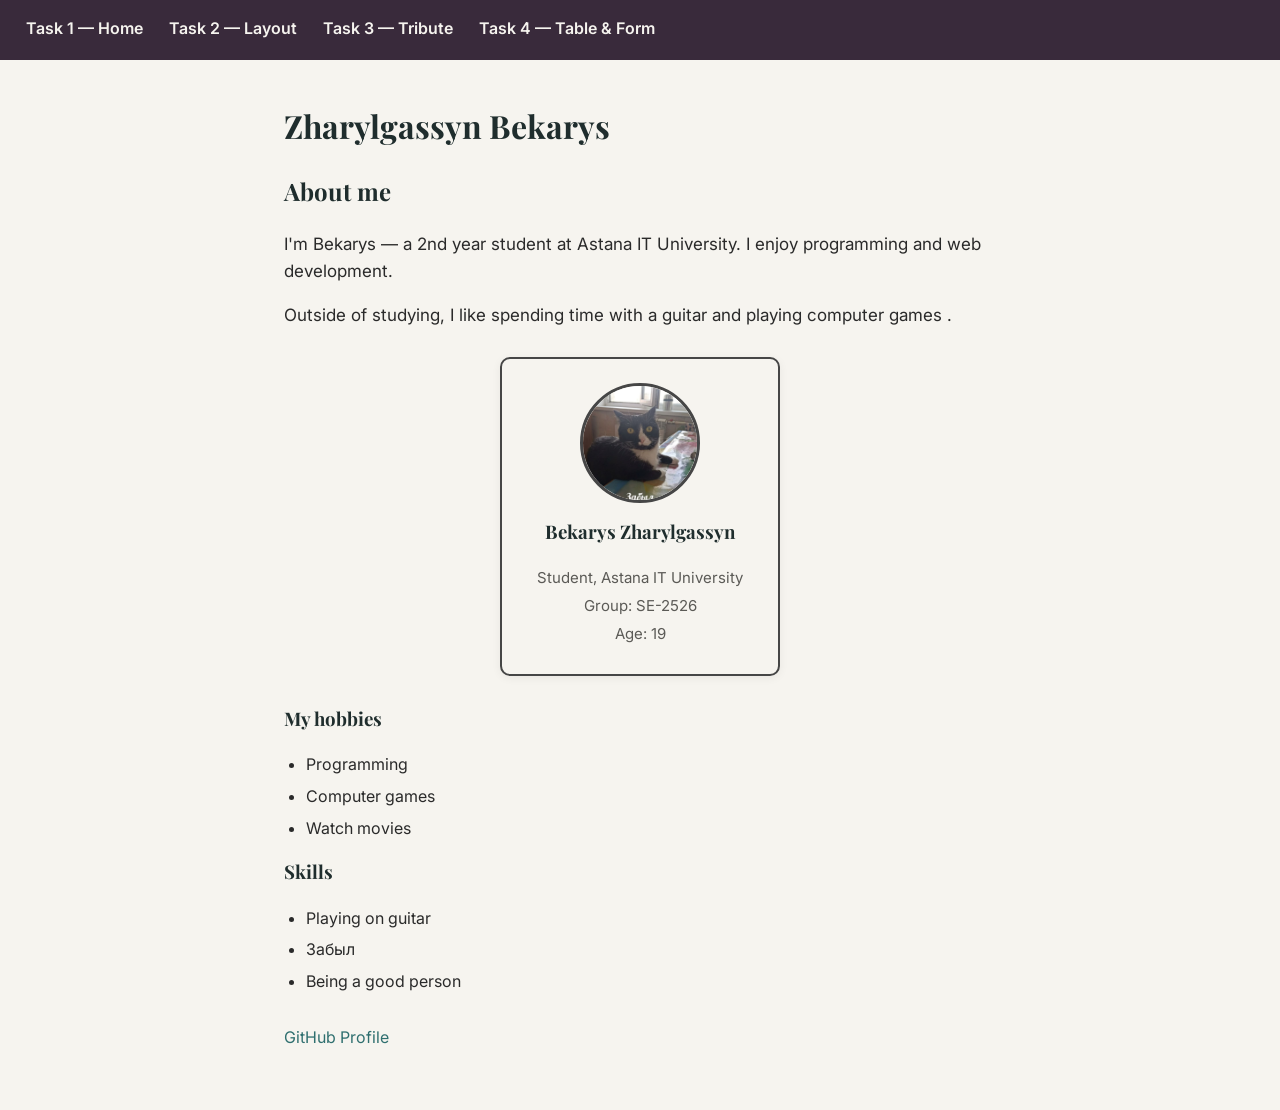
<file: index.html>
<!DOCTYPE html>
<html lang="ru">
<head>
  <meta charset="UTF-8">
  <meta name="viewport" content="width=device-width, initial-scale=1.0">
  <title>Bekarys Zharylgassyn — Personal Page</title>
  <link href="https://fonts.googleapis.com/css2?family=Playfair+Display:wght@600;700&family=Inter:wght@400;500;600&display=swap" rel="stylesheet">
  <link rel="stylesheet" href="styles.css">
</head>
<body>

  <nav class="site-nav">
    <a href="index.html">Task 1 — Home</a>
    <a href="task2.html">Task 2 — Layout</a>
    <a href="task3/index.html">Task 3 — Tribute</a>
    <a href="task4.html">Task 4 — Table &amp; Form</a>
  </nav>

  <main>
    <h1>Zharylgassyn Bekarys</h1>
    <h2>About me</h2>

    <p>I'm Bekarys — a 2nd year student at Astana IT University. I enjoy
      programming and web development.</p>

    <p>Outside of studying, I like spending time with a guitar and playing
      computer games .</p>

    <div class="profile-card" id="profile">
      <img src="5289606581760761810.jpg" alt="Photo of Bekarys Zharylgassyn">
      <h3>Bekarys Zharylgassyn</h3>
      <p id="tagline">Student, Astana IT University</p>
      <p id="tagline">Group: SE-2526</p>
      <p id="tagline">Age: 19</p>
    </div>

    <h3>My hobbies</h3>
    <ul>
      <li>Programming</li>
      <li>Computer games</li>
      <li>Watch movies</li>
    </ul>

    <h3>Skills</h3>
    <ul>
      <li>Playing on guitar</li>
      <li>Забыл</li>
      <li>Being a good person</li>
    </ul>

    <div class="links">
      <a href="https://github.com/" target="_blank">GitHub Profile</a>
    </div>
  </main>

</body>
</html>
</file>
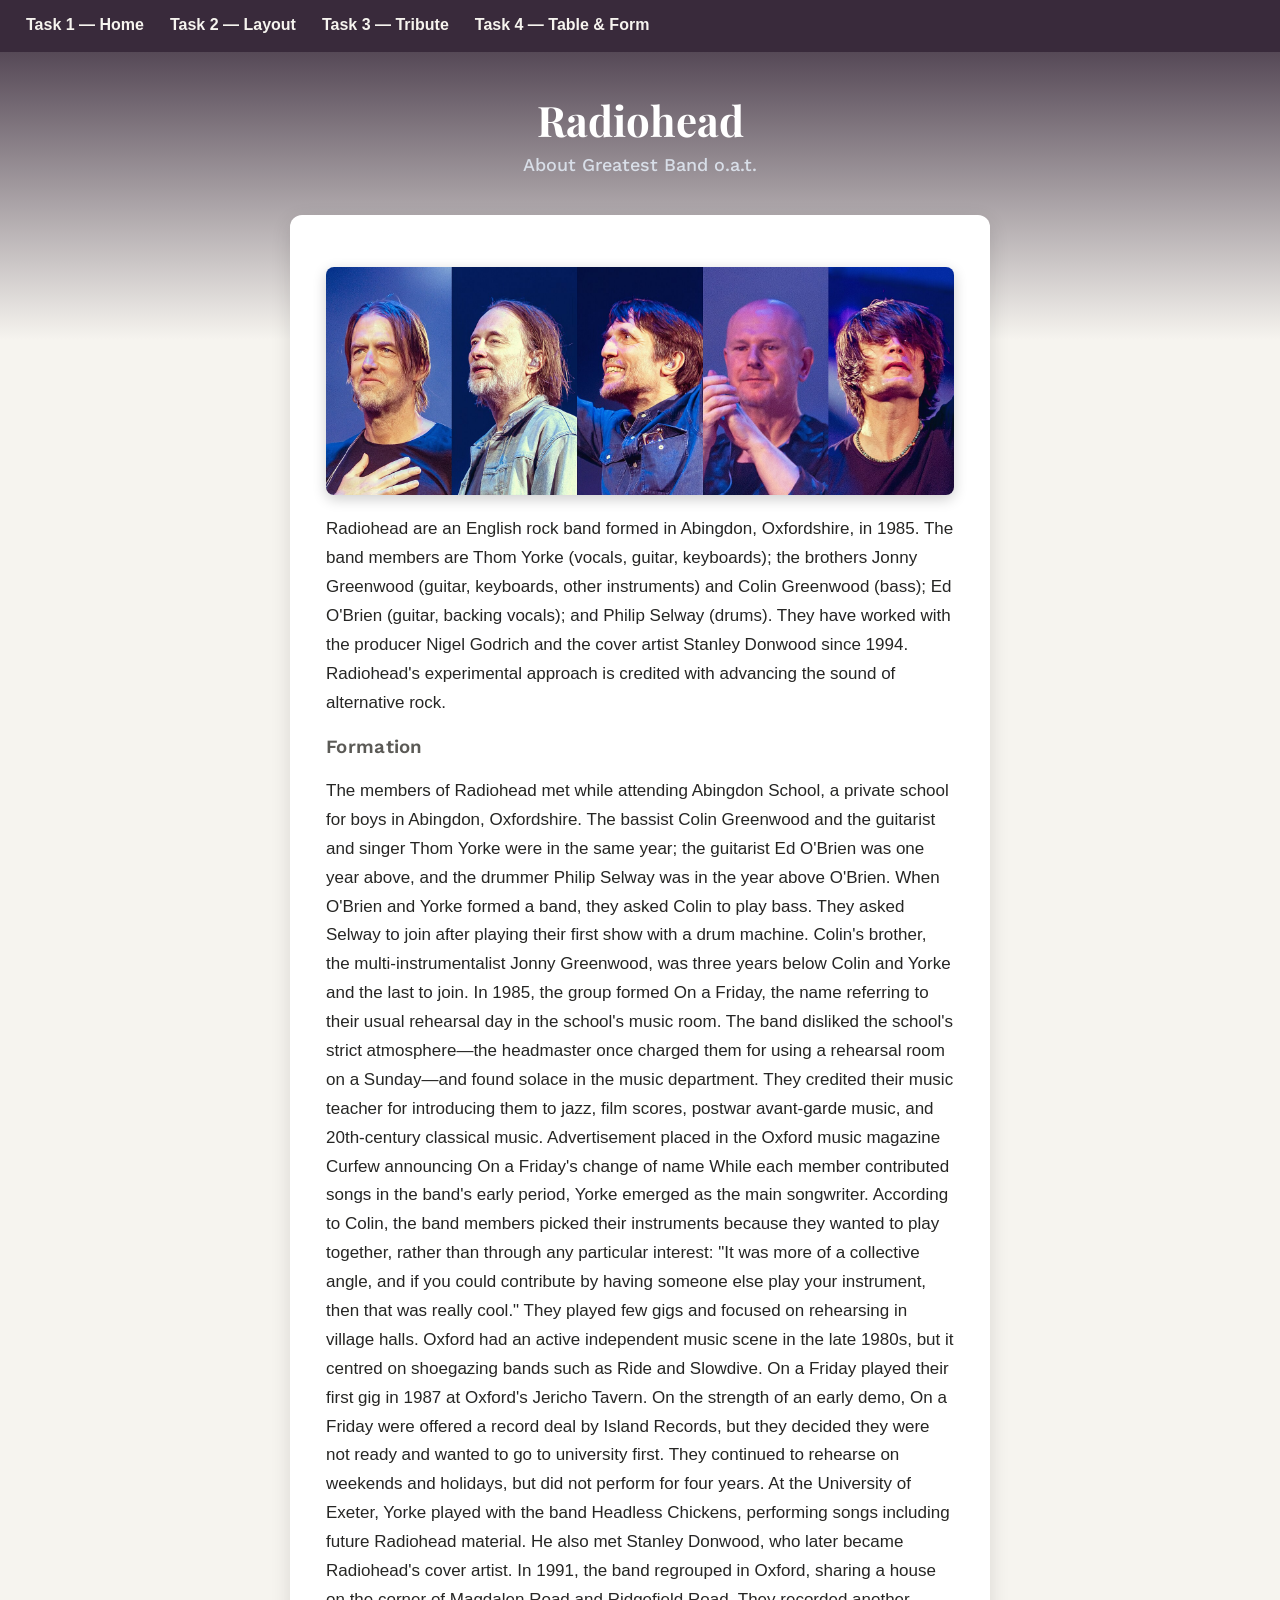
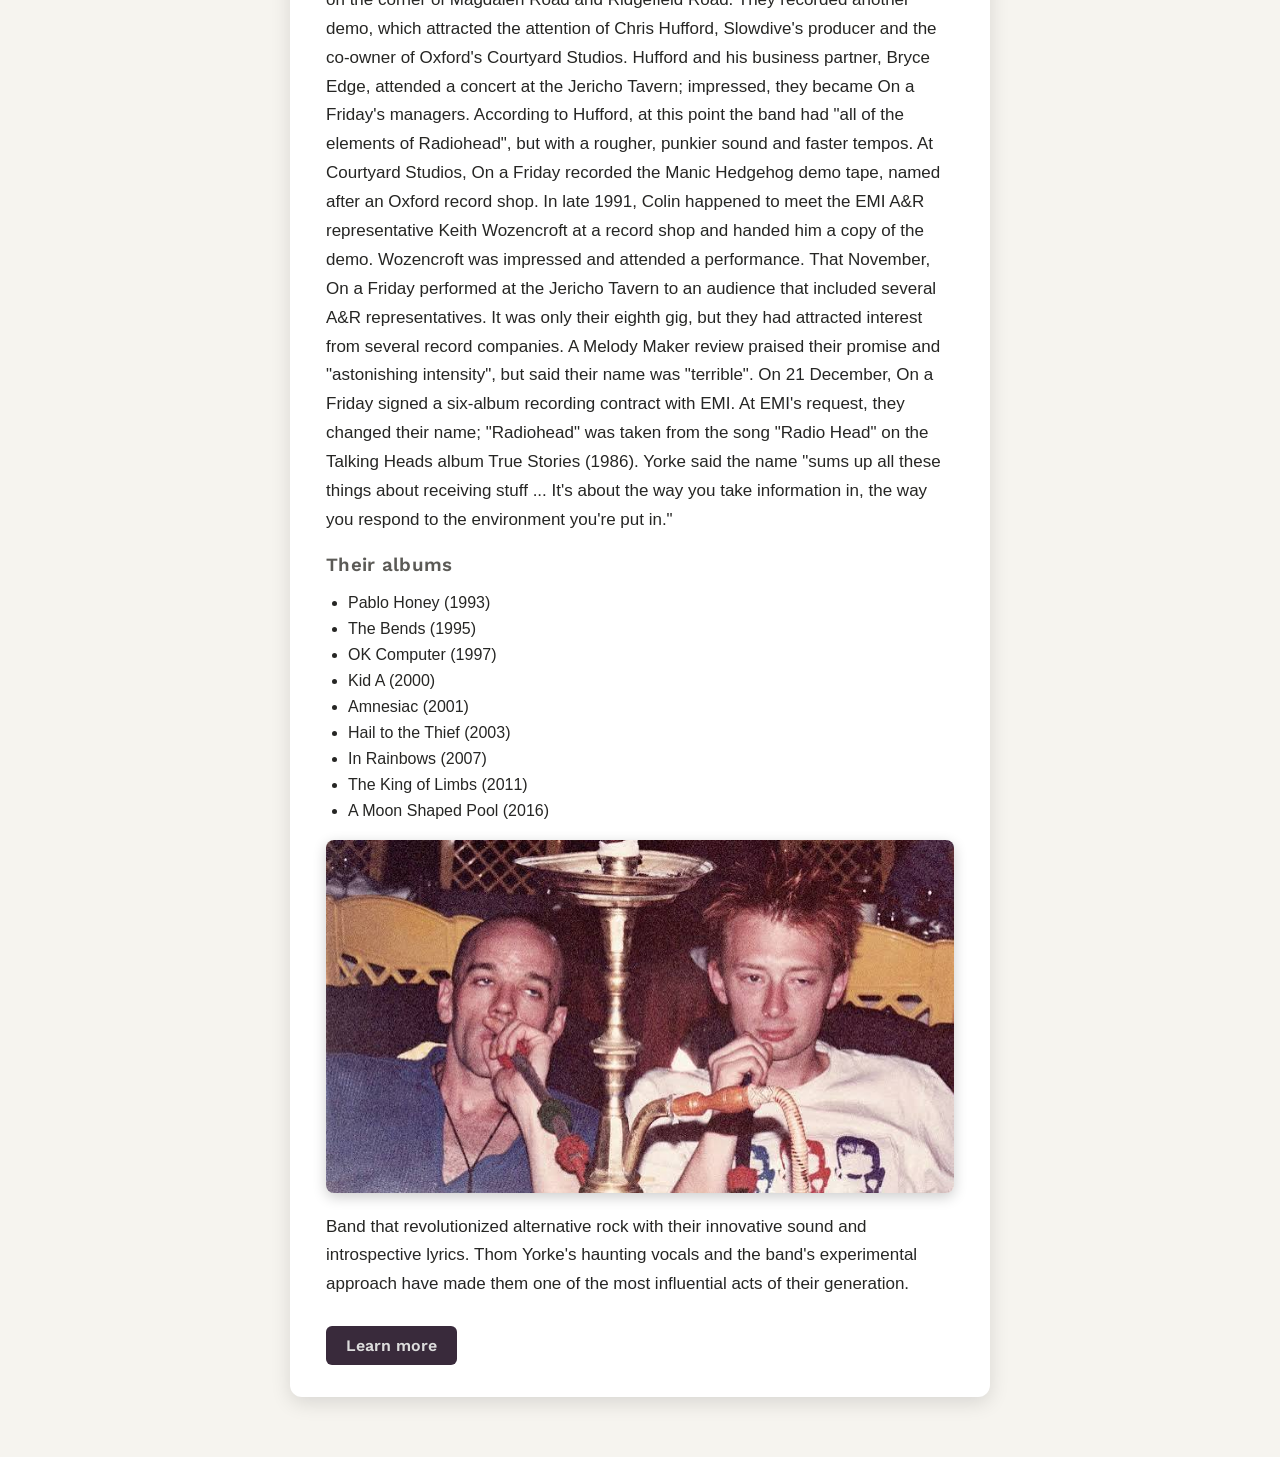
<file: task3/index.html>
<!DOCTYPE html>
<html lang="ru">
<head>
  <meta charset="UTF-8">
  <meta name="viewport" content="width=device-width, initial-scale=1.0">
  <title>Tribute to Ada Lovelace</title>
  <link href="https://fonts.googleapis.com/css2?family=Playfair+Display:wght@600;700&family=Work+Sans:wght@500;600&family=Source+Serif+4&display=swap" rel="stylesheet">
  <link rel="stylesheet" href="styles.css">
</head>
<body>

  <nav class="site-nav">
    <a href="../index.html">Task 1 — Home</a>
    <a href="../task2.html">Task 2 — Layout</a>
    <a href="index.html">Task 3 — Tribute</a>
    <a href="../task4.html">Task 4 — Table &amp; Form</a>
  </nav>

  <header>
    <h1>Radiohead</h1>
    <h2>About Greatest Band o.a.t.</h2>
  </header>

  <div class="content">

    <img src="Radiohead.jpg"
         alt="Whole band on a photo, Thom Yorke, Jonny Greenwood, Colin Greenwood, Ed O'Brien, Philip Selway">

    <p>Radiohead are an English rock band formed in Abingdon, Oxfordshire, in 1985. 
      The band members are Thom Yorke (vocals, guitar, keyboards); 
      the brothers Jonny Greenwood (guitar, keyboards, other instruments) and Colin Greenwood (bass); 
      Ed O'Brien (guitar, backing vocals); and Philip Selway (drums). 
      They have worked with the producer Nigel Godrich and the cover artist Stanley Donwood since 1994. 
      Radiohead's experimental approach is credited with advancing the sound of alternative rock.
    </p>

    <h3>Formation</h3>
    <p>
      The members of Radiohead met while attending Abingdon School, a private school for boys in Abingdon, Oxfordshire. The bassist Colin Greenwood and the guitarist and singer Thom Yorke were in the same year; the guitarist Ed O'Brien was one year above, and the drummer Philip Selway was in the year above O'Brien. When O'Brien and Yorke formed a band, they asked Colin to play bass. They asked Selway to join after playing their first show with a drum machine. Colin's brother, the multi-instrumentalist Jonny Greenwood, was three years below Colin and Yorke and the last to join.
In 1985, the group formed On a Friday, the name referring to their usual rehearsal day in the school's music room. The band disliked the school's strict atmosphere—the headmaster once charged them for using a rehearsal room on a Sunday—and found solace in the music department. They credited their music teacher for introducing them to jazz, film scores, postwar avant-garde music, and 20th-century classical music.
Advertisement placed in the Oxford music magazine Curfew announcing On a Friday's change of name
While each member contributed songs in the band's early period, Yorke emerged as the main songwriter. According to Colin, the band members picked their instruments because they wanted to play together, rather than through any particular interest: "It was more of a collective angle, and if you could contribute by having someone else play your instrument, then that was really cool." They played few gigs and focused on rehearsing in village halls. Oxford had an active independent music scene in the late 1980s, but it centred on shoegazing bands such as Ride and Slowdive. On a Friday played their first gig in 1987 at Oxford's Jericho Tavern.
On the strength of an early demo, On a Friday were offered a record deal by Island Records, but they decided they were not ready and wanted to go to university first. They continued to rehearse on weekends and holidays, but did not perform for four years. At the University of Exeter, Yorke played with the band Headless Chickens, performing songs including future Radiohead material. He also met Stanley Donwood, who later became Radiohead's cover artist.
In 1991, the band regrouped in Oxford, sharing a house on the corner of Magdalen Road and Ridgefield Road. They recorded another demo, which attracted the attention of Chris Hufford, Slowdive's producer and the co-owner of Oxford's Courtyard Studios. Hufford and his business partner, Bryce Edge, attended a concert at the Jericho Tavern; impressed, they became On a Friday's managers. According to Hufford, at this point the band had "all of the elements of Radiohead", but with a rougher, punkier sound and faster tempos. At Courtyard Studios, On a Friday recorded the Manic Hedgehog demo tape, named after an Oxford record shop.
In late 1991, Colin happened to meet the EMI A&R representative Keith Wozencroft at a record shop and handed him a copy of the demo. Wozencroft was impressed and attended a performance. That November, On a Friday performed at the Jericho Tavern to an audience that included several A&R representatives. It was only their eighth gig, but they had attracted interest from several record companies. A Melody Maker review praised their promise and "astonishing intensity", but said their name was "terrible". On 21 December, On a Friday signed a six-album recording contract with EMI. At EMI's request, they changed their name; "Radiohead" was taken from the song "Radio Head" on the Talking Heads album True Stories (1986). Yorke said the name 
"sums up all these things about receiving stuff ... It's about the way you take information in, the way you respond to the environment you're put in."
    </p>

    <h3>Their albums</h3>
    <ul>
      <li>Pablo Honey (1993)</li>
      <li>The Bends (1995)</li>
      <li>OK Computer (1997)</li>
      <li>Kid A (2000)</li>
      <li>Amnesiac (2001)</li>
      <li>Hail to the Thief (2003)</li>
      <li>In Rainbows (2007)</li>
      <li>The King of Limbs (2011)</li>
      <li>A Moon Shaped Pool (2016)</li>
    </ul>

    <img src="yorke.jpg"
         alt="Thom Yorke, 199x">

    <p>Band that revolutionized alternative rock with their innovative sound and introspective lyrics.
      Thom Yorke's haunting vocals and the band's experimental approach have made them one of the most influential acts of their generation.
    </p>

    <a href="https://en.wikipedia.org/wiki/Radiohead" class="btn" target="_blank">Learn more</a>
  </div>

</body>
</html>
</file>
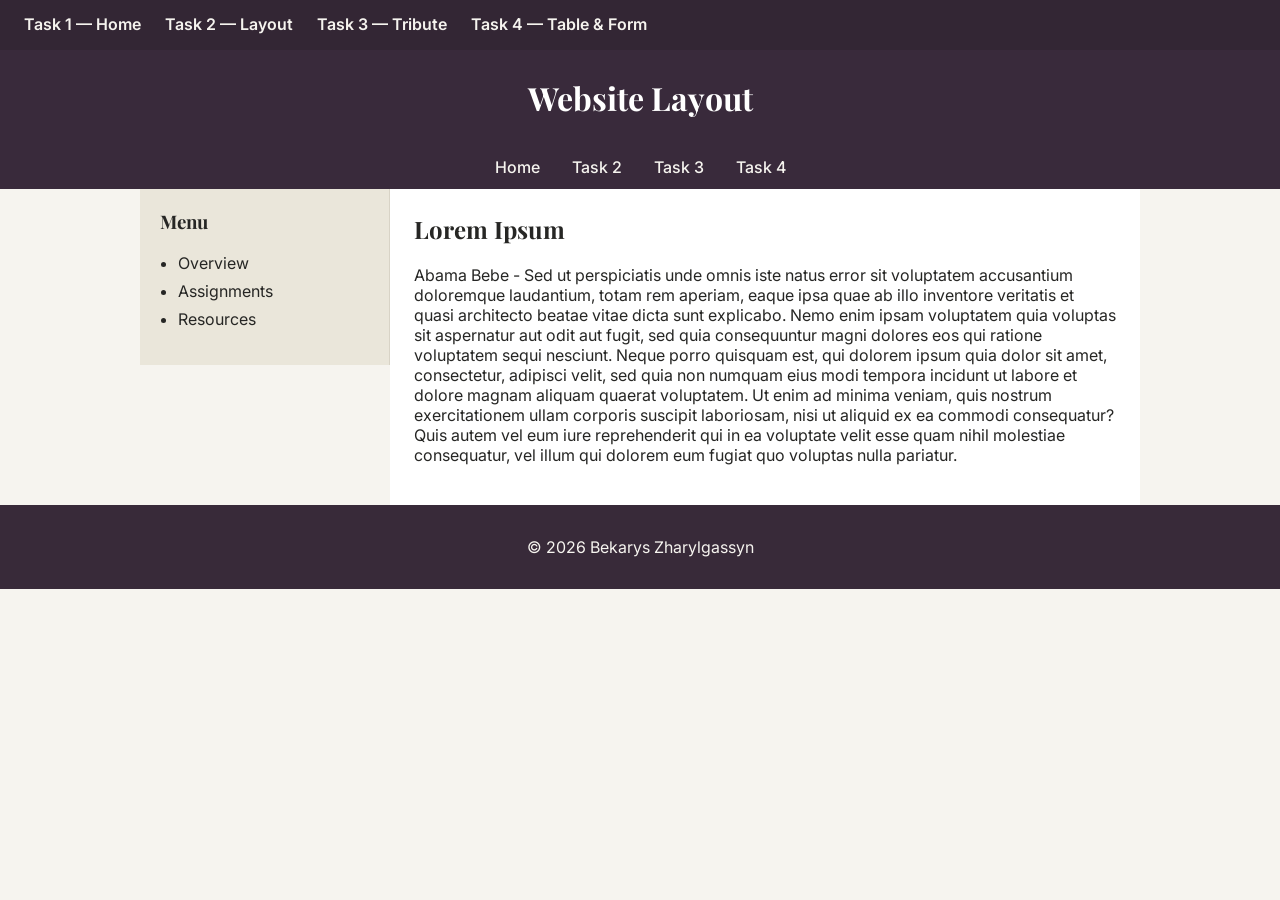
<file: task2.html>
<!DOCTYPE html>
<html lang="ru">
<head>
  <meta charset="UTF-8">
  <meta name="viewport" content="width=device-width, initial-scale=1.0">
  <title>Task 2 — Layout with Float</title>
  <link href="https://fonts.googleapis.com/css2?family=Playfair+Display:wght@600;700&family=Inter:wght@400;500;600&display=swap" rel="stylesheet">
  <link rel="stylesheet" href="task2.css">
</head>
<body>

  <nav class="site-nav">
    <a href="index.html">Task 1 — Home</a>
    <a href="task2.html">Task 2 — Layout</a>
    <a href="task3/index.html">Task 3 — Tribute</a>
    <a href="task4.html">Task 4 — Table &amp; Form</a>
  </nav>

  <div class="header">
    <h1>Website Layout</h1>
  </div>

  <div class="navbar">
    <a href="index.html">Home</a>
    <a href="task2.html">Task 2</a>
    <a href="task2/index.html">Task 3</a>
    <a href="task4.html">Task 4</a>
  </div>

  <div class="wrapper">
    <div class="sidebar">
      <h3>Menu</h3>
      <ul>
        <li>Overview</li>
        <li>Assignments</li>
        <li>Resources</li>
      </ul>
    </div>

    <div class="content">
      <h2>Lorem Ipsum</h2>
      <p>Abama Bebe - Sed ut perspiciatis unde omnis iste natus error sit voluptatem accusantium doloremque laudantium, totam rem aperiam, eaque ipsa quae 
        ab illo inventore veritatis et quasi architecto beatae vitae dicta sunt explicabo. Nemo enim ipsam voluptatem quia 
        voluptas sit aspernatur aut odit aut fugit, sed quia consequuntur magni dolores eos qui ratione voluptatem sequi nesciunt. 
        Neque porro quisquam est, qui dolorem ipsum quia dolor sit amet, consectetur, adipisci velit, sed quia non numquam eius modi 
        tempora incidunt ut labore et dolore magnam aliquam quaerat voluptatem. Ut enim ad minima veniam, quis nostrum 
        exercitationem ullam corporis suscipit laboriosam, nisi ut aliquid ex ea commodi consequatur? Quis autem vel eum 
        iure reprehenderit qui in ea voluptate velit esse quam nihil molestiae consequatur, 
        vel illum qui dolorem eum fugiat quo voluptas nulla pariatur.
      </p>
    </div>
  </div>

  <div class="footer">
    <p>&copy; 2026 Bekarys Zharylgassyn</p>
  </div>

</body>
</html>
</file>
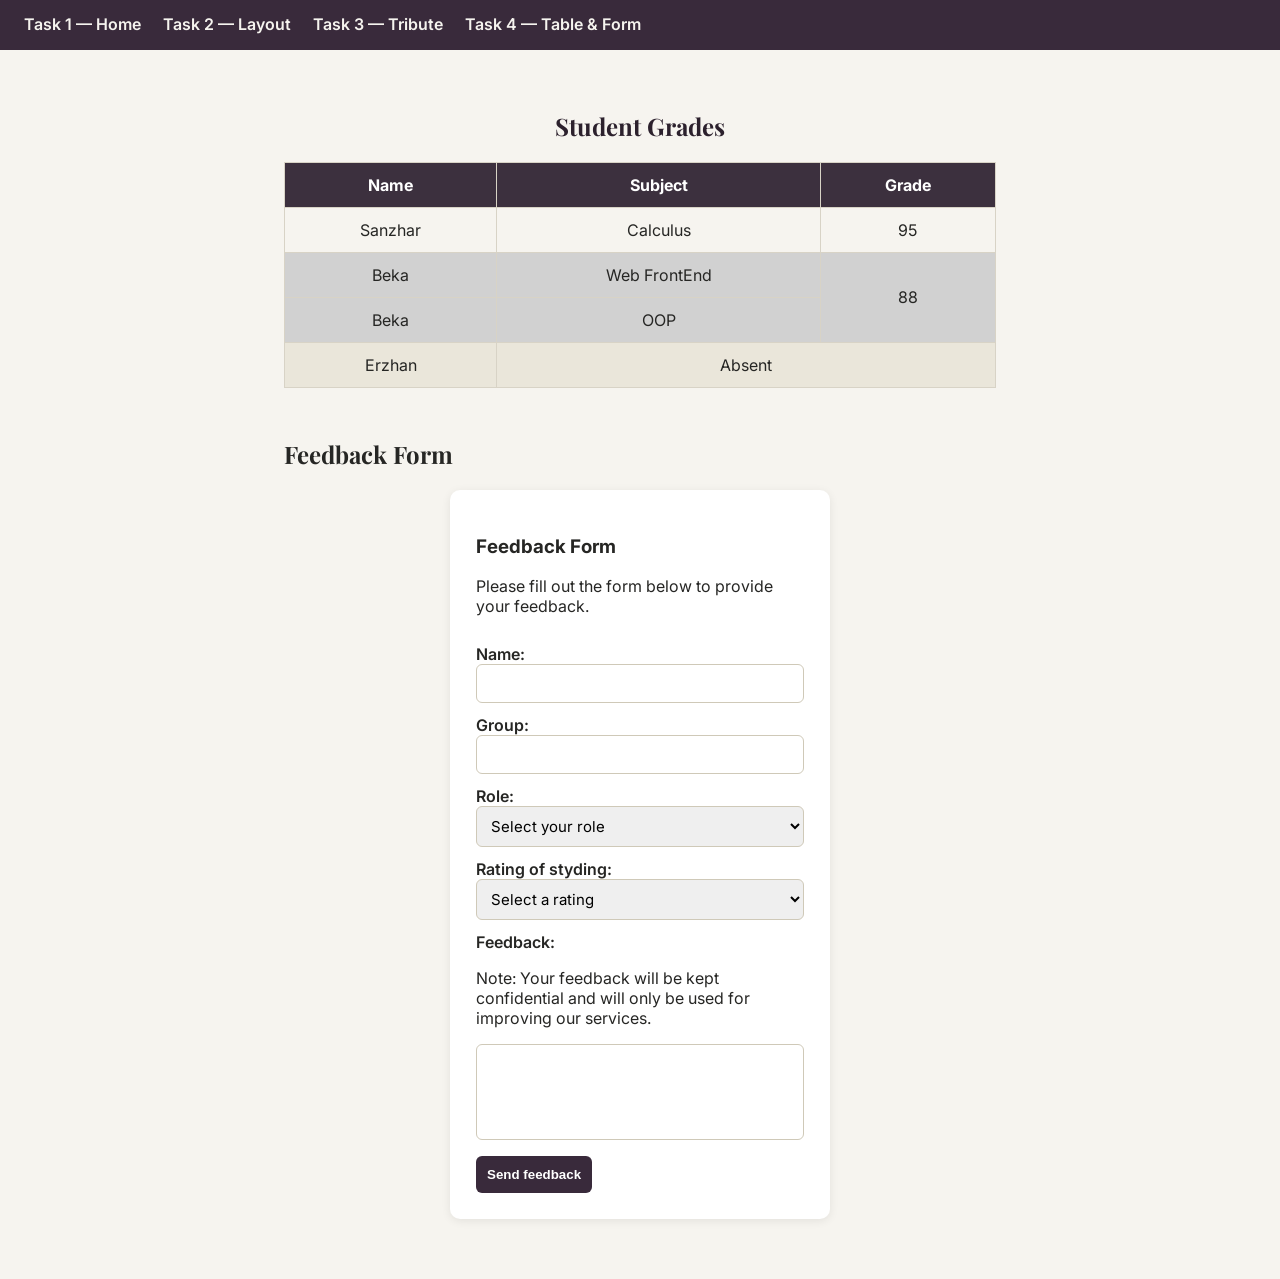
<file: task4.html>
<!DOCTYPE html>
<html lang="ru">
<head>
  <meta charset="UTF-8">
  <meta name="viewport" content="width=device-width, initial-scale=1.0">
  <title>Task 4 — Table &amp; Form</title>
  <link href="https://fonts.googleapis.com/css2?family=Playfair+Display:wght@600;700&family=Inter:wght@400;500;600&display=swap" rel="stylesheet">
  <link rel="stylesheet" href="task4.css">
</head>
<body>

  <nav class="site-nav">
    <a href="index.html">Task 1 — Home</a>
    <a href="task2.html">Task 2 — Layout</a>
    <a href="task3/index.html">Task 3 — Tribute</a>
    <a href="task4.html">Task 4 — Table &amp; Form</a>
  </nav>

  <main>
    <h2 id="grades-title">Student Grades</h2>

    <table>
      <thead>
        <tr>
          <th>Name</th>
          <th>Subject</th>
          <th>Grade</th>
        </tr>
      </thead>
      <tbody>
        <tr>
          <td>Sanzhar</td>
          <td>Calculus</td>
          <td>95</td>
        </tr>
        <tr class="highlight-row">
          <td>Beka</td>
          <td>Web FrontEnd</td>
          <td rowspan="2">88</td>
        </tr>
        <tr class="highlight-row">
          <td>Beka</td>
          <td>OOP</td>
        </tr>
        <tr>
          <td>Erzhan</td>
          <td colspan="2">Absent</td>
        </tr>
      </tbody>
    </table>

    <h2>Feedback Form</h2>

    <form class="feedback-form" id="feedback">
      <div class="form-header">
        <h3>Feedback Form</h3>
        <p>Please fill out the form below to provide your feedback.</p>
      </div>
      <div class="form-group">
        <label for="name">Name:</label>
        <input type="text" id="name" name="name" required>
      </div>
      <div class="form-group">
        <label for="group">Group:</label>
        <input type="text" id="group" name="group" required>
      </div>
      <div class="form-group">
        <Label for="role">Role:</Label>
        <select id="role" name="role" required>
          <option value="">Select your role</option>
          <option value="student">Student</option>
          <option value="teacher">Teacher</option>
          <option value="parent">Parent</option>
        </select>
      </div>
      <div class="form-group">
        <label for="rating">Rating of styding:</label>
        <select id="rating" name="rating" required>
          <option value="">Select a rating</option>
          <option value="1">1 - Poor</option>
          <option value="2">2 - Fair</option>
          <option value="3">3 - Good</option>
          <option value="4">4 - Very Good</option>
          <option value="5">5 - Excellent</option>
        </select>
      </div>
      <div class="form-group">
        <label for="feedback">Feedback:</label>
        <p>Note: Your feedback will be kept confidential and will only be used for improving our services.</p>
        <textarea id="feedback" name="feedback" rows="4" required></textarea>
      </div>
      <div class="form-group">
        <button type="submit" id="submit-btn">Send feedback</button>
    </form>
  </main>

</body>
</html>
</file>
<file: styles.css>
* {
  box-sizing: border-box;
}

body {
  margin: 0;
  background-color: #f6f4ef;
  color: #2a2a2a;
  font-family: 'Inter', Arial, sans-serif;
  line-height: 1.6;
}

h1, h2, h3 {
  font-family: 'Playfair Display', Georgia, serif;
  color: #1f2d2d;
  margin-top: 0;
}

a {
  color: #2f6f6f;
  text-decoration: none;
}

a:hover {
  color: #1c4747;
  text-decoration: underline;
}

.site-nav {
  background-color: #392a3b;
  padding: 12px 24px;
  display: flex;
  gap: 22px;
  flex-wrap: wrap;
}

.site-nav a {
  color: #f6f4ef;
  font-weight: 600;
  text-decoration: none;
  padding: 4px 2px;
  border-bottom: 2px solid transparent;
}

.site-nav a:hover {
  color: #adabab;
  border-bottom-color: #adabab;
  text-decoration: none;
}

main {
  max-width: 760px;
  margin: 0 auto;
  padding: 40px 24px 60px;
}

main p {
  font-size: 17px;
}

main ol, main ul {
  padding-left: 22px;
}

main ol li, main ul li {
  margin-bottom: 6px;
}

.profile-card {
  border: 2px solid #464646;
  background-color: #f6f4ef;
  border-radius: 10px;
  padding: 24px;
  width: 280px;
  margin: 28px auto;
  text-align: center;
  box-shadow: 0 2px 10px rgba(0, 0, 0, 0.06);
}

.profile-card img {
  width: 120px;
  height: 120px;
  border-radius: 50%;
  object-fit: cover;
  display: block;
  margin: 0 auto 14px;
  border: 3px solid #464646;
}

#tagline {
  color: #5b5a56;
  font-size: 15px;
  margin: 4px 0;
}

.links {
  margin-top: 30px;
}

.links a {
  margin-right: 18px;
}
</file>
<file: task3/styles.css>
* {
  box-sizing: border-box;
}

body {
  margin: 0;
  background: linear-gradient(to bottom, #392a3b, #f6f4ef 340px);
  color: #262624;
  font-family: 'Inter', Arial, sans-serif;
}

.site-nav {
  background-color: #392a3b;
  padding: 12px 24px;
  display: flex;
  gap: 22px;
  flex-wrap: wrap;
}

.site-nav a {
  color: #f6f4ef;
  font-weight: 600;
  text-decoration: none;
  font-family: 'Inter', Arial, sans-serif;
  padding: 4px 2px;
  border-bottom: 2px solid transparent;
}

.site-nav a:hover {
  color: #adabab;
  border-bottom-color: #adabab;
}

header {
  text-align: center;
  padding: 40px 20px 10px;
  color: #ffffff;
}

header h1 {
  font-family: 'Playfair Display', Georgia, serif;
  font-size: 42px;
  margin: 0 0 6px;
}

header h2 {
  font-family: 'Work Sans', Arial, sans-serif;
  font-weight: 500;
  font-size: 18px;
  color: #d8dee8;
  margin: 0;
}

.content {
  max-width: 700px;
  margin: 30px auto 60px;
  background-color: #ffffff;
  padding: 32px 36px;
  border-radius: 12px;
  box-shadow: 0 6px 20px rgba(0, 0, 0, 0.12);
}

.content h3 {
  font-family: 'Work Sans', Arial, sans-serif;
  color: #5b5a56;
  font-weight: 600;
  letter-spacing: 0.3px;
}

.content p {
  font-size: 17px;
  line-height: 1.7;
}

.content img {
  display: block;
  max-width: 100%;
  height: auto;
  border-radius: 8px;
  box-shadow: 0 4px 14px rgba(0, 0, 0, 0.2);
  margin: 20px 0;
}

.content ol, .content ul {
  padding-left: 22px;
}

.content li {
  margin-bottom: 8px;
}

.content a {
  color: #dcdcdc;
}

.content a:hover {
  color: #232323;
}

.btn {
  display: inline-block;
  background-color: #392a3b;
  color: #797979;
  font-family: 'Work Sans', Arial, sans-serif;
  font-weight: 600;
  padding: 10px 20px;
  border-radius: 6px;
  text-decoration: none;
  margin-top: 10px;
}

.btn:hover {
  background-color: #57435a;
  color: #727273;
  text-decoration: none;
}
</file>
<file: task2.css>
* {
  box-sizing: border-box;
}

body {
  margin: 0;
  background-color: #f6f4ef;
  color: #262624;
  font-family: 'Inter', Arial, sans-serif;
}

.site-nav {
  background-color: #332634;
  padding: 14px 24px;
  margin: 0;
}

.site-nav a {
  display: inline-block;
  color: #f6f4ef;
  font-weight: 600;
  text-decoration: none;
  margin-right: 20px;
  border-bottom: 2px solid transparent;
}

.site-nav a:hover {
  color: #adabab;
  border-bottom-color: #adabab;
}

.header {
  background-color: #392a3b;
  color: #ffffff;
  padding: 26px 24px;
  text-align: center;
}

.header h1 {
  margin: 0;
  font-family: 'Playfair Display', Georgia, serif;
}

.navbar {
  background-color: #392a3b;
  padding: 12px 24px;
  text-align: center;
}

.navbar a {
  color: #f6f4ef;
  margin: 0 14px;
  text-decoration: none;
  font-weight: 500;
}

.navbar a:hover {
  color: #e7b75f;
  text-decoration: underline;
}

.wrapper {
  overflow: hidden;
  max-width: 1000px;
  margin: 0 auto;
}

.sidebar {
  float: left;
  width: 25%;
  background-color: #eae6da;
  padding: 20px;
  border-right: 1px solid #d8d3c6;
}

.sidebar h3 {
  font-family: 'Playfair Display', Georgia, serif;
  margin-top: 0;
}

.sidebar ul {
  padding-left: 18px;
}

.sidebar li {
  margin-bottom: 8px;
}

.content {
  float: right;
  width: 75%;
  background-color: #ffffff;
  padding: 24px;
}

.content h2 {
  font-family: 'Playfair Display', Georgia, serif;
  margin-top: 0;
}

.footer {
  clear: both;
  background-color: #382a39;
  color: #f6f4ef;
  text-align: center;
  padding: 16px;
}
</file>
<file: task4.css>
* {
  box-sizing: border-box;
}

body {
  margin: 0;
  background-color: #f6f4ef;
  color: #262624;
  font-family: 'Inter', Arial, sans-serif;
}

.site-nav {
  background-color: #392a3b;
  padding: 14px 24px;
  display: flex;
  gap: 22px;
  flex-wrap: wrap;
}

.site-nav a {
  color: #f6f4ef;
  font-weight: 600;
  text-decoration: none;
  border-bottom: 2px solid transparent;
}

.site-nav a:hover {
  color: #adabab;
  border-bottom-color: #adabab;
}

main {
  max-width: 760px;
  margin: 0 auto;
  padding: 40px 24px 60px;
}

main h1, main h2 {
  font-family: 'Playfair Display', Georgia, serif;
}

#grades-title {
  text-align: center;
  color: #2c212d;
}

table {
  border-collapse: collapse;
  width: 100%;
  margin: 20px 0 50px;
}

thead {
  background-color: #3c303e;
  color: #ffffff;
}

th, td {
  border: 1px solid #d8d3c6;
  padding: 12px;
  text-align: center;
}

tbody tr:nth-child(even) {
  background-color: #eae6da;
}

.highlight-row {
  background-color: #d1d1d1 !important;
}

.feedback-form {
  width: 380px;
  margin: 0 auto;
  background-color: #ffffff;
  padding: 26px;
  border-radius: 10px;
  box-shadow: 0 2px 10px rgba(0, 0, 0, 0.08);
  display: flex;
  flex-direction: column;
  gap: 12px;
}

.feedback-form label {
  font-weight: 600;
  margin-bottom: -6px;
}

.feedback-form input,
.feedback-form select,
.feedback-form textarea {
  width: 100%;
  padding: 9px 10px;
  border: 1px solid #cfc9b8;
  border-radius: 6px;
  font-family: inherit;
  font-size: 15px;
}

.radio-group {
  display: flex;
  gap: 20px;
  align-items: center;
}

.radio-group label {
  font-weight: 500;
  margin: 0;
  display: flex;
  align-items: center;
  gap: 6px;
}

#submit-btn {
  background-color: #392a3b;
  color: #ffffff;
  border: none;
  padding: 11px;
  border-radius: 6px;
  font-weight: 600;
  cursor: pointer;
}

.form-group textarea {
  box-sizing: border-box;
  width: 100%;
  resize: none;
}

#submit-btn:hover {
  background-color: #59465b;
}
</file>
